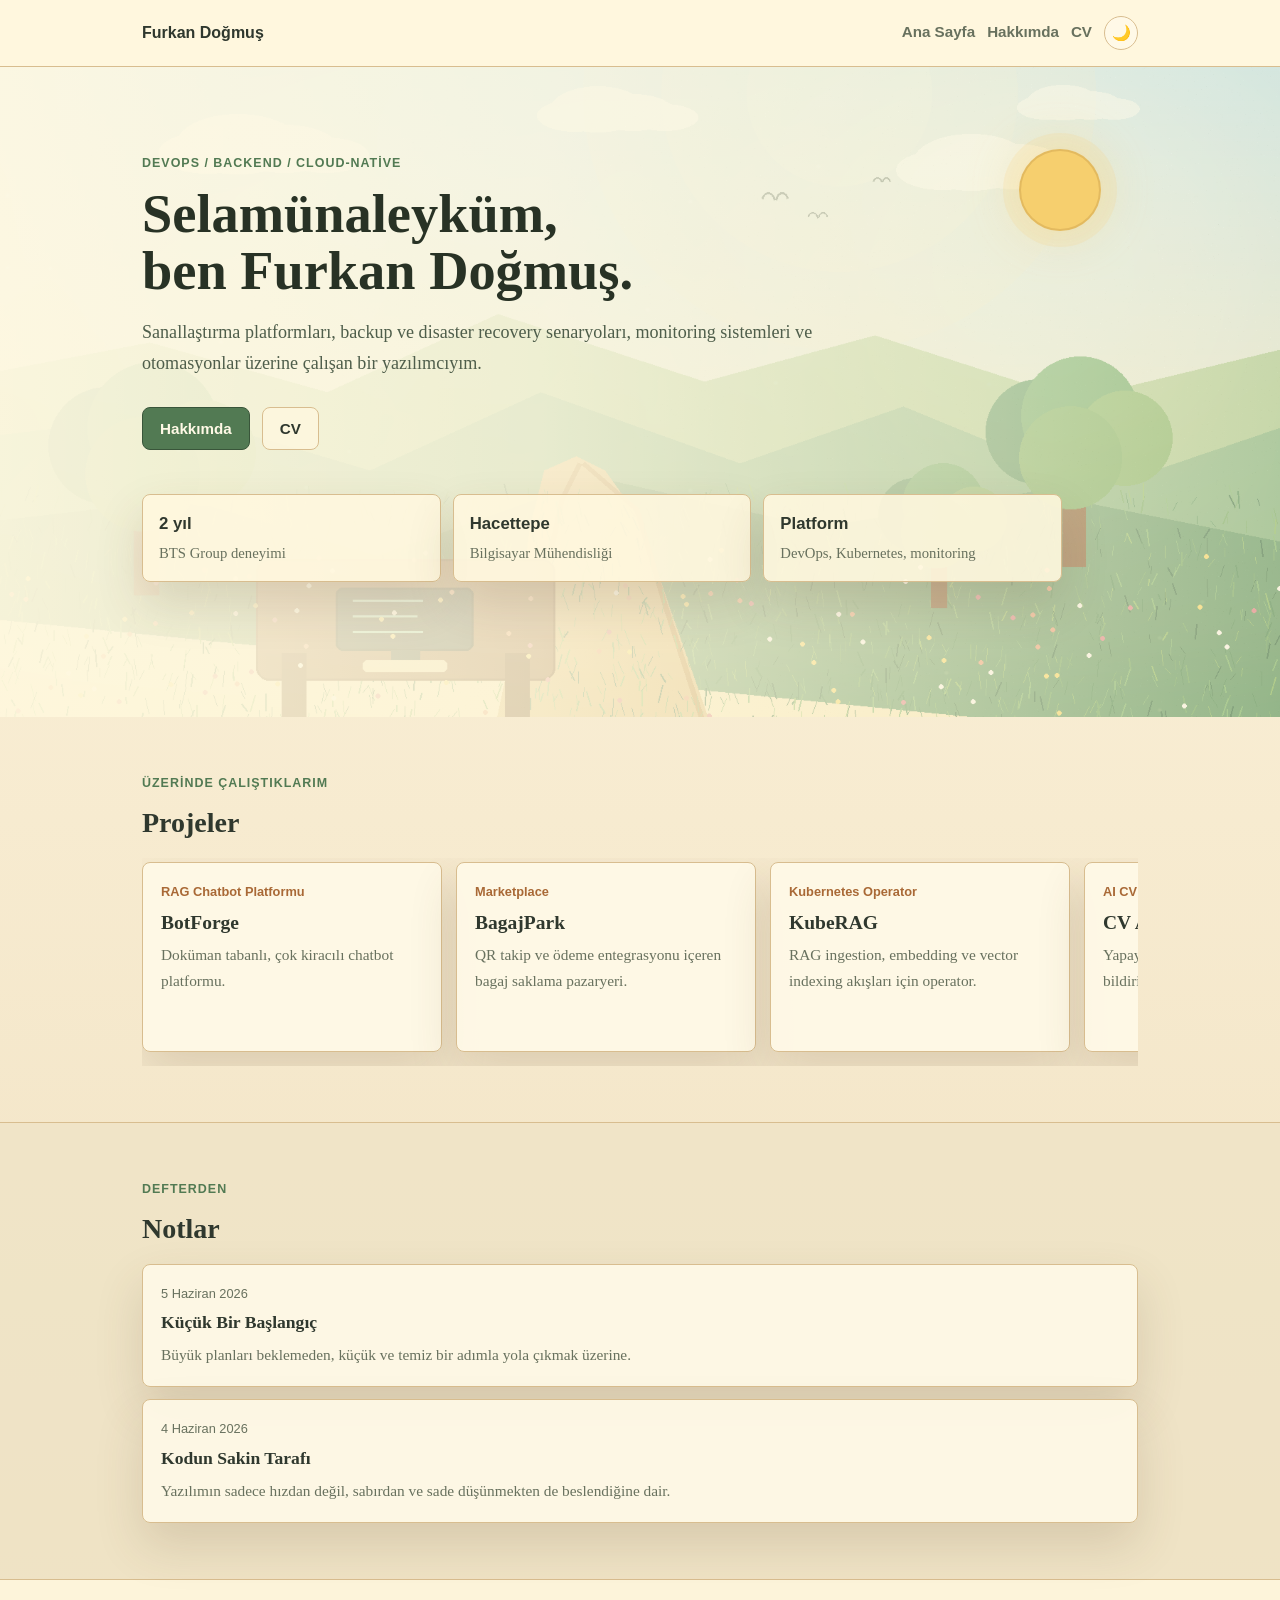
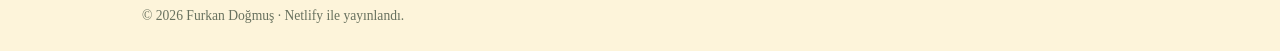
<file: index.html>
<!DOCTYPE html>
<html lang="tr">
<head>
  <meta charset="UTF-8" />
  <meta name="viewport" content="width=device-width, initial-scale=1.0" />
  <title>Furkan Doğmuş — Notlar</title>
  <meta name="description" content="Furkan Doğmuş'un yazılım, üretim ve öğrenme üzerine kişisel notları." />
  <meta property="og:title" content="Furkan Doğmuş — Notlar" />
  <meta property="og:description" content="Yazılım, üretim ve öğrenme üzerine kısa kişisel notlar." />
  <meta property="og:type" content="website" />
  <link rel="icon" href="data:image/svg+xml,<svg xmlns=%22http://www.w3.org/2000/svg%22 viewBox=%220 0 100 100%22><text y=%22.9em%22 font-size=%2290%22>✍️</text></svg>" />
  <link rel="stylesheet" href="/assets/css/style.css?v=20260626-webgl" />
</head>
<body>
  <header class="site-header">
    <div class="container header-inner">
      <a href="/" class="brand">Furkan Doğmuş</a>
      <nav class="nav">
        <a href="/">Ana Sayfa</a>
        <a href="/about.html">Hakkımda</a>
        <a href="/cv.html">CV</a>
        <button id="theme-toggle" class="theme-toggle" aria-label="Temayı değiştir">🌙</button>
      </nav>
    </div>
  </header>

  <main>
    <section class="home-hero">
      <canvas class="hero-webgl" id="hero-webgl" aria-hidden="true"></canvas>
      <div class="sky-scene" aria-hidden="true">
        <span class="sun-shape"></span>
        <span class="moon-shape"></span>
      </div>
      <div class="container hero-content">
        <p class="eyebrow">DevOps / Backend / Cloud-native</p>
        <h1>Selamünaleyküm, ben Furkan Doğmuş.</h1>
        <p class="lead">
          Sanallaştırma platformları, backup ve disaster recovery
          senaryoları, monitoring sistemleri ve otomasyonlar üzerine
          çalışan bir yazılımcıyım.
        </p>
        <div class="hero-actions" aria-label="Kısa bağlantılar">
          <a class="action-link action-primary" href="/about.html">Hakkımda</a>
          <a class="action-link action-secondary" href="/cv.html">CV</a>
        </div>
        <dl class="hero-facts" aria-label="Kısa özet">
          <div>
            <dt>2 yıl</dt>
            <dd>BTS Group deneyimi</dd>
          </div>
          <div>
            <dt>Hacettepe</dt>
            <dd>Bilgisayar Mühendisliği</dd>
          </div>
          <div>
            <dt>Platform</dt>
            <dd>DevOps, Kubernetes, monitoring</dd>
          </div>
        </dl>
      </div>
    </section>

    <section class="home-section">
      <div class="container">
        <div class="section-heading">
          <p class="eyebrow">Üzerinde çalıştıklarım</p>
          <h2>Projeler</h2>
        </div>
        <div class="project-slider" aria-label="Projeler" role="region">
          <div class="project-track">
            <a class="project-card" href="https://botforge.bagajpark.com" target="_blank" rel="noopener">
              <span class="project-kicker">RAG Chatbot Platformu</span>
              <strong>BotForge</strong>
              <span>Doküman tabanlı, çok kiracılı chatbot platformu.</span>
            </a>
            <a class="project-card" href="https://bagajpark.com" target="_blank" rel="noopener">
              <span class="project-kicker">Marketplace</span>
              <strong>BagajPark</strong>
              <span>QR takip ve ödeme entegrasyonu içeren bagaj saklama pazaryeri.</span>
            </a>
            <a class="project-card" href="https://github.com/furkandogmus/kuberag" target="_blank" rel="noopener">
              <span class="project-kicker">Kubernetes Operator</span>
              <strong>KubeRAG</strong>
              <span>RAG ingestion, embedding ve vector indexing akışları için operator.</span>
            </a>
            <a class="project-card" href="https://cv-analiz.netlify.app/" target="_blank" rel="noopener">
              <span class="project-kicker">AI CV Analiz Aracı</span>
              <strong>CV Analiz</strong>
              <span>Yapay zeka ile CV'leri analiz edip geri bildirim üreten web uygulaması.</span>
            </a>
            <a class="project-card" href="https://lingonews.netlify.app/" target="_blank" rel="noopener">
              <span class="project-kicker">Dil Öğrenme</span>
              <strong>LingoNews</strong>
              <span>Güncel haberlerle yabancı dil pratiği yapmayı sağlayan web uygulaması.</span>
            </a>
            <a class="project-card" href="https://botforge.bagajpark.com" target="_blank" rel="noopener" aria-hidden="true" tabindex="-1">
              <span class="project-kicker">RAG Chatbot Platformu</span>
              <strong>BotForge</strong>
              <span>Doküman tabanlı, çok kiracılı chatbot platformu.</span>
            </a>
            <a class="project-card" href="https://bagajpark.com" target="_blank" rel="noopener" aria-hidden="true" tabindex="-1">
              <span class="project-kicker">Marketplace</span>
              <strong>BagajPark</strong>
              <span>QR takip ve ödeme entegrasyonu içeren bagaj saklama pazaryeri.</span>
            </a>
            <a class="project-card" href="https://github.com/furkandogmus/kuberag" target="_blank" rel="noopener" aria-hidden="true" tabindex="-1">
              <span class="project-kicker">Kubernetes Operator</span>
              <strong>KubeRAG</strong>
              <span>RAG ingestion, embedding ve vector indexing akışları için operator.</span>
            </a>
            <a class="project-card" href="https://cv-analiz.netlify.app/" target="_blank" rel="noopener" aria-hidden="true" tabindex="-1">
              <span class="project-kicker">AI CV Analiz Aracı</span>
              <strong>CV Analiz</strong>
              <span>Yapay zeka ile CV'leri analiz edip geri bildirim üreten web uygulaması.</span>
            </a>
            <a class="project-card" href="https://lingonews.netlify.app/" target="_blank" rel="noopener" aria-hidden="true" tabindex="-1">
              <span class="project-kicker">Dil Öğrenme</span>
              <strong>LingoNews</strong>
              <span>Güncel haberlerle yabancı dil pratiği yapmayı sağlayan web uygulaması.</span>
            </a>
          </div>
        </div>
      </div>
    </section>

    <section class="home-section posts-section">
      <div class="container">
        <div class="section-heading">
          <p class="eyebrow">Defterden</p>
          <h2>Notlar</h2>
        </div>
        <ul class="post-list" id="post-list"><!-- JS ile doldurulur --></ul>
      </div>
    </section>
  </main>

  <footer class="site-footer">
    <div class="container">
      <p>© <span id="year"></span> Furkan Doğmuş · Netlify ile yayınlandı.</p>
    </div>
  </footer>

  <script src="/assets/js/posts.js"></script>
  <script src="/assets/js/main.js?v=20260626-webgl"></script>
  <script>
    // Ana sayfada yazı listesini oluştur
    (function () {
      const list = document.getElementById("post-list");
      if (!list || !window.POSTS) return;
      window.POSTS.forEach((post) => {
        const li = document.createElement("li");
        li.className = "post-item";
        li.innerHTML = `
          <a href="${post.url}" class="post-link">
            <span class="post-date">${post.date}</span>
            <span class="post-title">${post.title}</span>
            <span class="post-excerpt">${post.excerpt}</span>
          </a>`;
        list.appendChild(li);
      });
    })();
  </script>
</body>
</html>
</file>
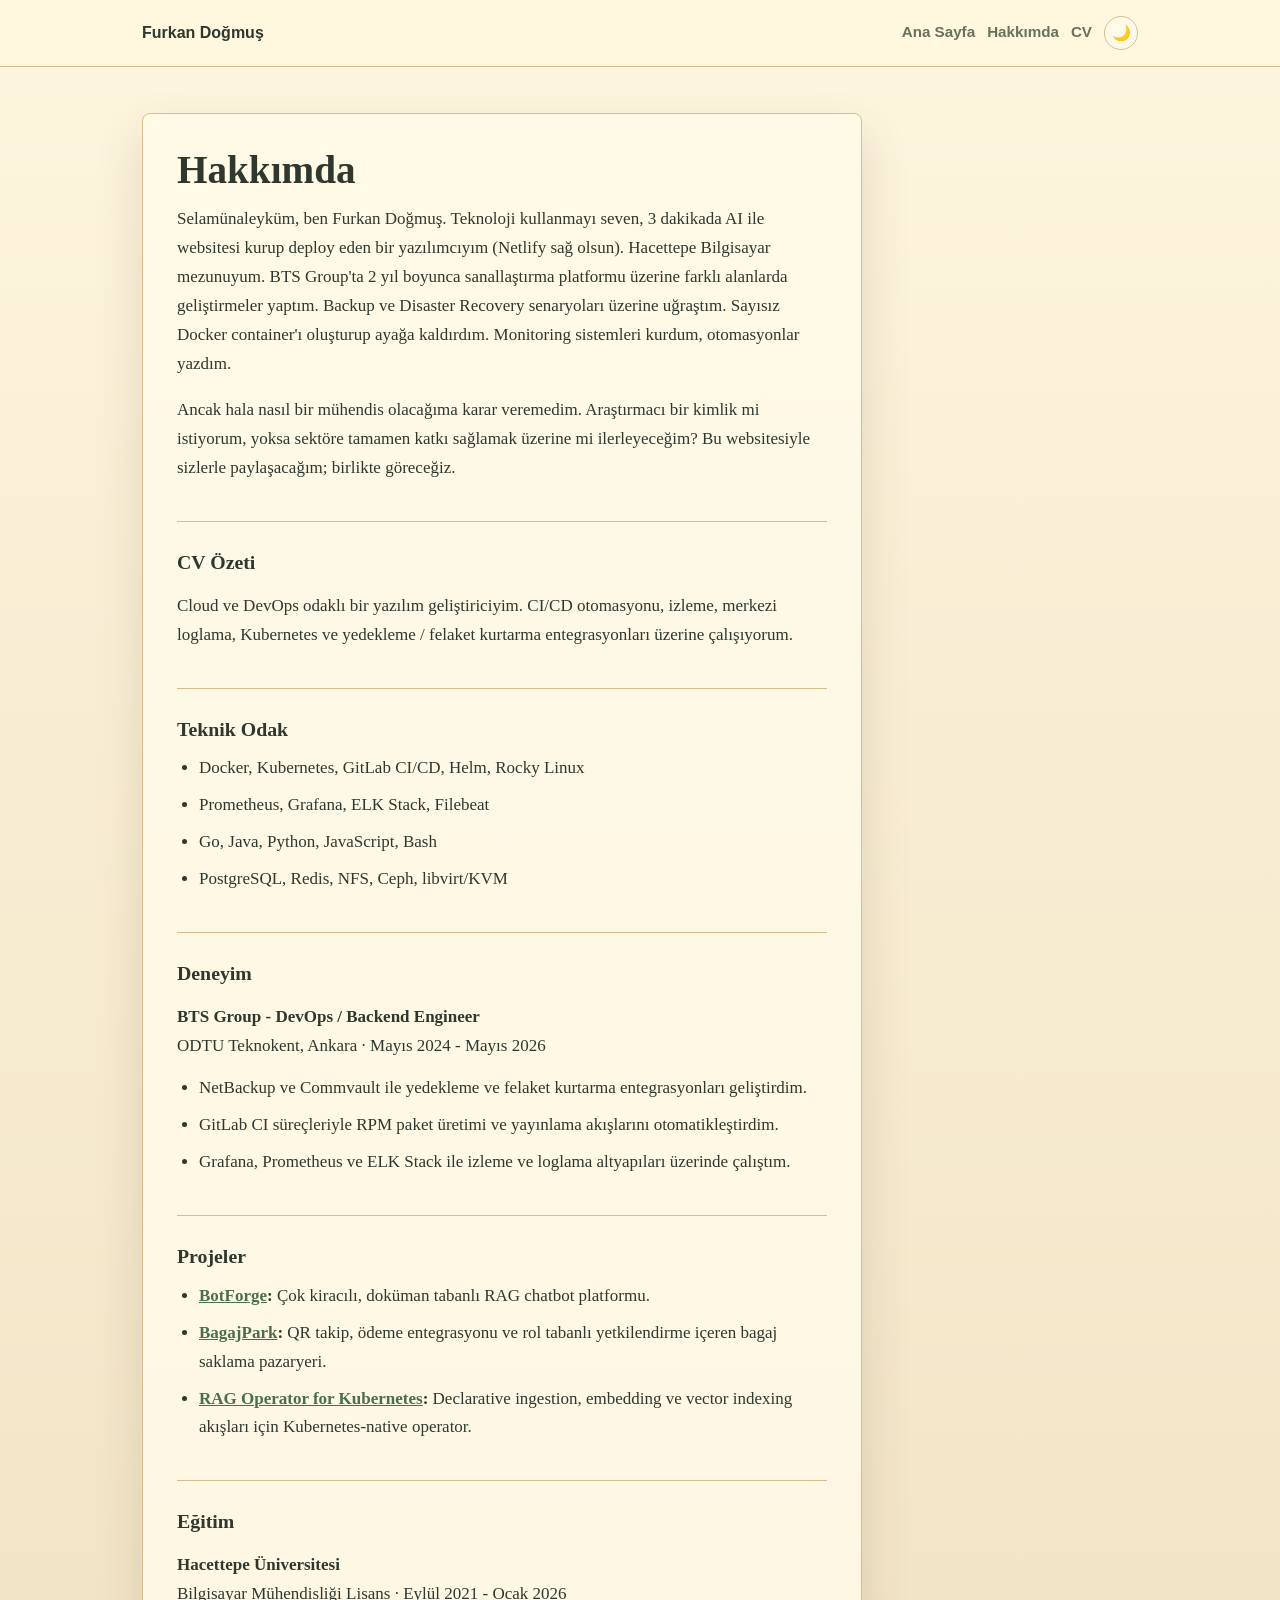
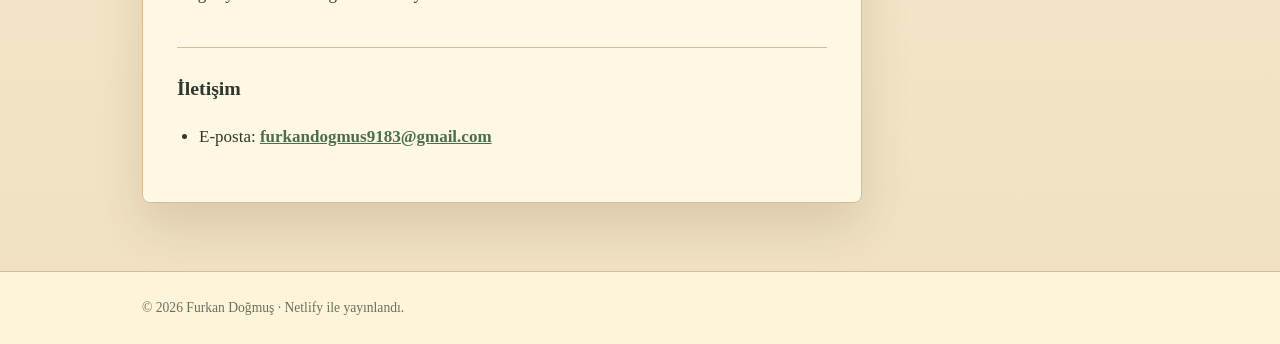
<file: about.html>
<!DOCTYPE html>
<html lang="tr">
<head>
  <meta charset="UTF-8" />
  <meta name="viewport" content="width=device-width, initial-scale=1.0" />
  <title>Hakkımda — Furkan Doğmuş</title>
  <meta name="description" content="Furkan Doğmuş hakkında kısa not, deneyim ve proje bilgileri." />
  <link rel="icon" href="data:image/svg+xml,<svg xmlns=%22http://www.w3.org/2000/svg%22 viewBox=%220 0 100 100%22><text y=%22.9em%22 font-size=%2290%22>✍️</text></svg>" />
  <link rel="stylesheet" href="/assets/css/style.css?v=20260626-webgl" />
</head>
<body>
  <header class="site-header">
    <div class="container header-inner">
      <a href="/" class="brand">Furkan Doğmuş</a>
      <nav class="nav">
        <a href="/">Ana Sayfa</a>
        <a href="/about.html">Hakkımda</a>
        <a href="/cv.html">CV</a>
        <button id="theme-toggle" class="theme-toggle" aria-label="Temayı değiştir">🌙</button>
      </nav>
    </div>
  </header>

  <main class="container">
    <article class="prose">
      <h1>Hakkımda</h1>
      <p>
        Selamünaleyküm, ben Furkan Doğmuş. Teknoloji kullanmayı seven,
        3 dakikada AI ile websitesi kurup deploy eden bir yazılımcıyım
        (Netlify sağ olsun). Hacettepe Bilgisayar mezunuyum. BTS Group'ta
        2 yıl boyunca sanallaştırma platformu üzerine farklı alanlarda
        geliştirmeler yaptım. Backup ve Disaster Recovery senaryoları
        üzerine uğraştım. Sayısız Docker container'ı oluşturup ayağa
        kaldırdım. Monitoring sistemleri kurdum, otomasyonlar yazdım.
      </p>
      <p>
        Ancak hala nasıl bir mühendis olacağıma karar veremedim.
        Araştırmacı bir kimlik mi istiyorum, yoksa sektöre tamamen katkı
        sağlamak üzerine mi ilerleyeceğim? Bu websitesiyle sizlerle
        paylaşacağım; birlikte göreceğiz.
      </p>

      <h2>CV Özeti</h2>
      <p>
        Cloud ve DevOps odaklı bir yazılım geliştiriciyim. CI/CD
        otomasyonu, izleme, merkezi loglama, Kubernetes ve yedekleme /
        felaket kurtarma entegrasyonları üzerine çalışıyorum.
      </p>

      <h2>Teknik Odak</h2>
      <ul class="compact-list">
        <li>Docker, Kubernetes, GitLab CI/CD, Helm, Rocky Linux</li>
        <li>Prometheus, Grafana, ELK Stack, Filebeat</li>
        <li>Go, Java, Python, JavaScript, Bash</li>
        <li>PostgreSQL, Redis, NFS, Ceph, libvirt/KVM</li>
      </ul>

      <h2>Deneyim</h2>
      <p>
        <strong>BTS Group - DevOps / Backend Engineer</strong><br />
        ODTU Teknokent, Ankara · Mayıs 2024 - Mayıs 2026
      </p>
      <ul class="compact-list">
        <li>NetBackup ve Commvault ile yedekleme ve felaket kurtarma entegrasyonları geliştirdim.</li>
        <li>GitLab CI süreçleriyle RPM paket üretimi ve yayınlama akışlarını otomatikleştirdim.</li>
        <li>Grafana, Prometheus ve ELK Stack ile izleme ve loglama altyapıları üzerinde çalıştım.</li>
      </ul>

      <h2>Projeler</h2>
      <ul class="compact-list">
        <li>
          <strong><a href="https://botforge.bagajpark.com" target="_blank" rel="noopener">BotForge</a>:</strong>
          Çok kiracılı, doküman tabanlı RAG chatbot platformu.
        </li>
        <li>
          <strong><a href="https://bagajpark.com" target="_blank" rel="noopener">BagajPark</a>:</strong>
          QR takip, ödeme entegrasyonu ve rol tabanlı yetkilendirme içeren bagaj saklama pazaryeri.
        </li>
        <li>
          <strong><a href="https://github.com/furkandogmus/kuberag" target="_blank" rel="noopener">RAG Operator for Kubernetes</a>:</strong>
          Declarative ingestion, embedding ve vector indexing akışları için Kubernetes-native operator.
        </li>
      </ul>

      <h2>Eğitim</h2>
      <p>
        <strong>Hacettepe Üniversitesi</strong><br />
        Bilgisayar Mühendisliği Lisans · Eylül 2021 - Ocak 2026
      </p>

      <h2>İletişim</h2>
      <ul>
        <li>E-posta: <a href="mailto:furkandogmus9183@gmail.com">furkandogmus9183@gmail.com</a></li>
      </ul>
    </article>
  </main>

  <footer class="site-footer">
    <div class="container">
      <p>© <span id="year"></span> Furkan Doğmuş · Netlify ile yayınlandı.</p>
    </div>
  </footer>

  <script src="/assets/js/main.js?v=20260626-webgl"></script>
</body>
</html>
</file>
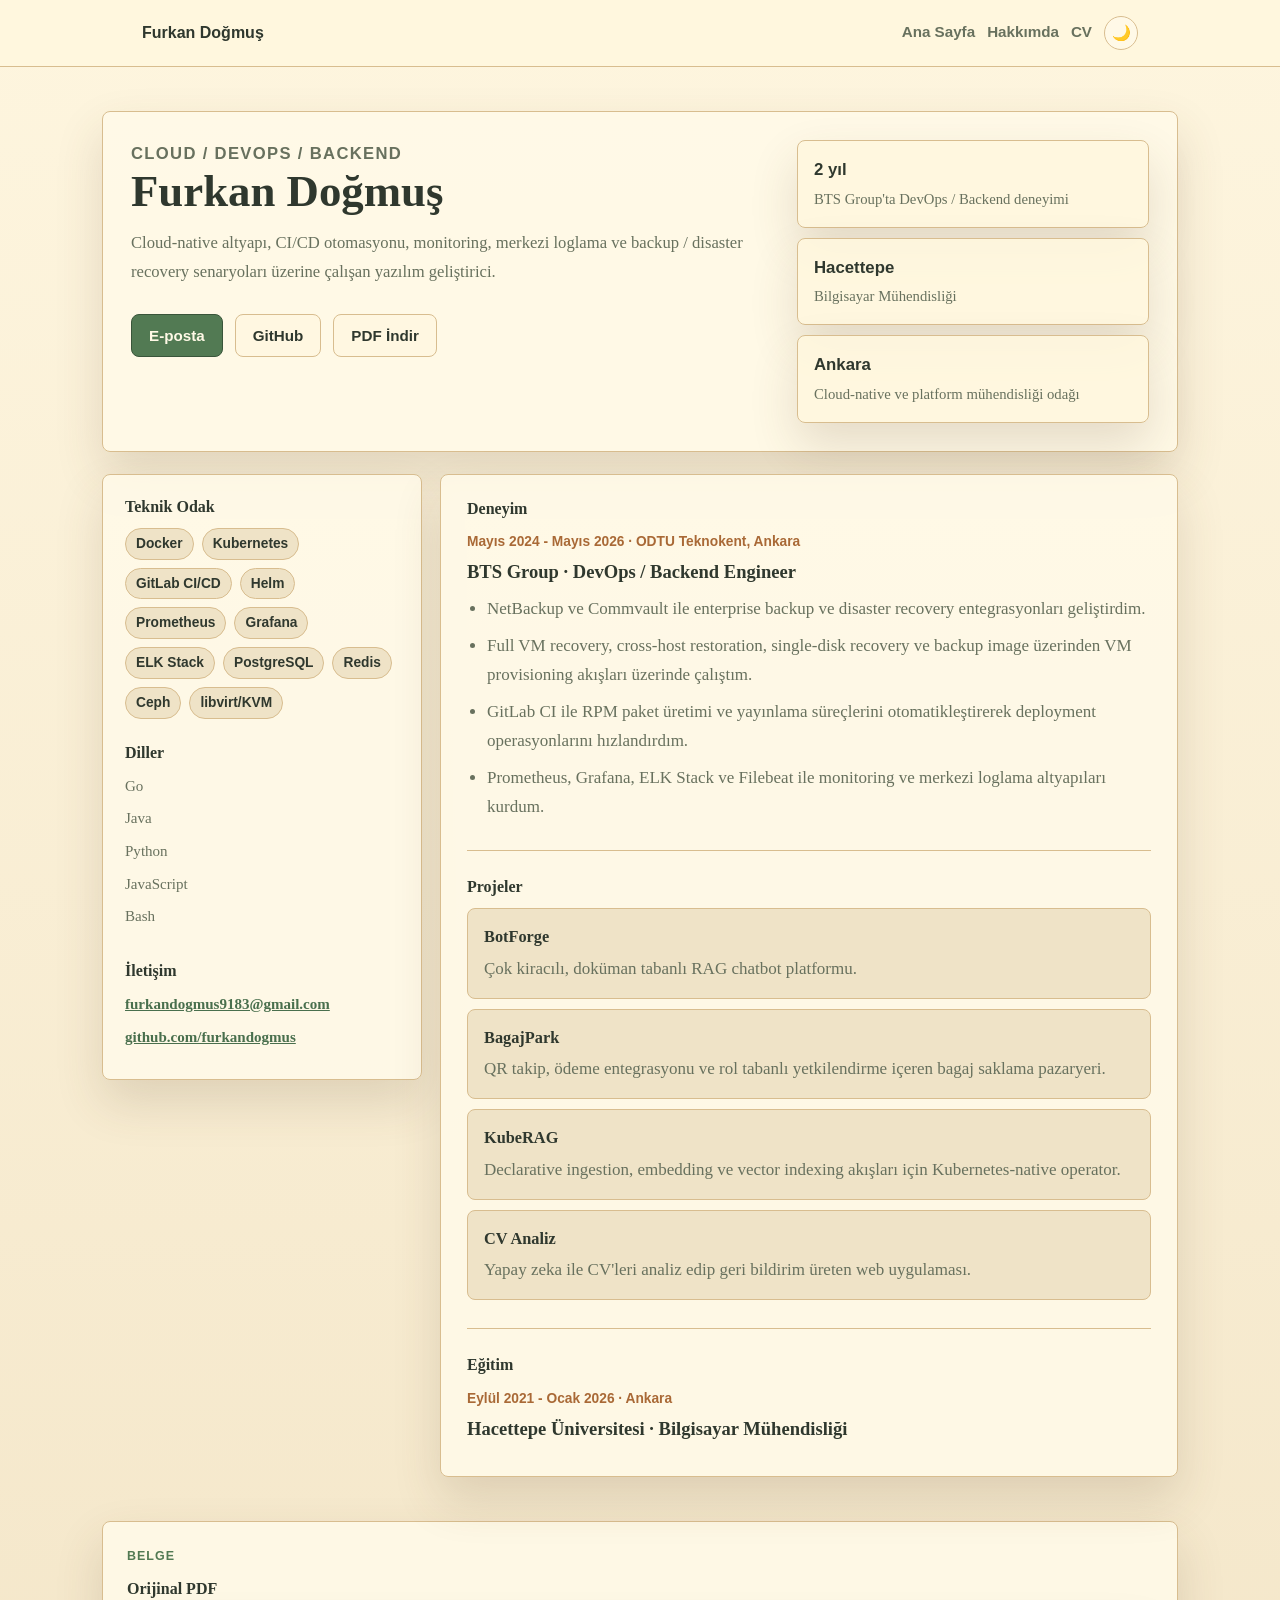
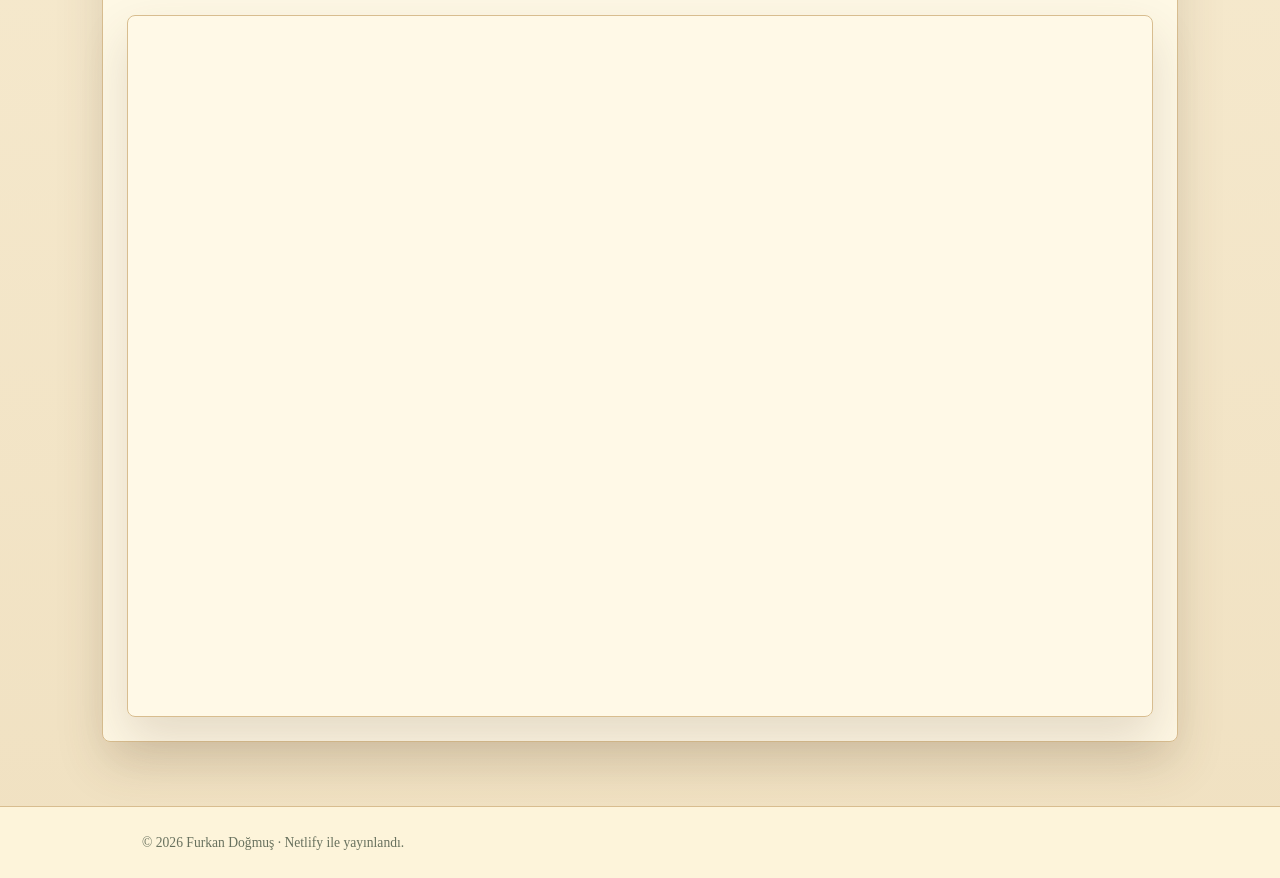
<file: cv.html>
<!DOCTYPE html>
<html lang="tr">
<head>
  <meta charset="UTF-8" />
  <meta name="viewport" content="width=device-width, initial-scale=1.0" />
  <title>CV — Furkan Doğmuş</title>
  <meta name="description" content="Furkan Doğmuş CV." />
  <link rel="icon" href="data:image/svg+xml,<svg xmlns=%22http://www.w3.org/2000/svg%22 viewBox=%220 0 100 100%22><text y=%22.9em%22 font-size=%2290%22>✍️</text></svg>" />
  <link rel="stylesheet" href="/assets/css/style.css?v=20260626-webgl" />
</head>
<body>
  <header class="site-header">
    <div class="container header-inner">
      <a href="/" class="brand">Furkan Doğmuş</a>
      <nav class="nav">
        <a href="/">Ana Sayfa</a>
        <a href="/about.html">Hakkımda</a>
        <a href="/cv.html">CV</a>
        <button id="theme-toggle" class="theme-toggle" aria-label="Temayı değiştir">🌙</button>
      </nav>
    </div>
  </header>

  <main class="container cv-container">
    <section class="cv-hero-panel">
      <div>
        <p class="eyebrow">Cloud / DevOps / Backend</p>
        <h1>Furkan Doğmuş</h1>
        <p>
          Cloud-native altyapı, CI/CD otomasyonu, monitoring, merkezi
          loglama ve backup / disaster recovery senaryoları üzerine
          çalışan yazılım geliştirici.
        </p>
        <div class="cv-actions">
          <a class="action-link action-primary" href="mailto:furkandogmus9183@gmail.com">E-posta</a>
          <a class="action-link action-secondary" href="https://github.com/furkandogmus" target="_blank" rel="noopener">GitHub</a>
          <a class="action-link action-secondary" href="/assets/files/furkan-dogmus-cv.pdf" download>PDF İndir</a>
        </div>
      </div>
      <dl class="cv-stats" aria-label="CV özeti">
        <div>
          <dt>2 yıl</dt>
          <dd>BTS Group'ta DevOps / Backend deneyimi</dd>
        </div>
        <div>
          <dt>Hacettepe</dt>
          <dd>Bilgisayar Mühendisliği</dd>
        </div>
        <div>
          <dt>Ankara</dt>
          <dd>Cloud-native ve platform mühendisliği odağı</dd>
        </div>
      </dl>
    </section>

    <section class="resume-layout" aria-label="CV detayları">
      <aside class="resume-sidebar">
        <section>
          <h2>Teknik Odak</h2>
          <ul class="skill-cloud">
            <li>Docker</li>
            <li>Kubernetes</li>
            <li>GitLab CI/CD</li>
            <li>Helm</li>
            <li>Prometheus</li>
            <li>Grafana</li>
            <li>ELK Stack</li>
            <li>PostgreSQL</li>
            <li>Redis</li>
            <li>Ceph</li>
            <li>libvirt/KVM</li>
          </ul>
        </section>

        <section>
          <h2>Diller</h2>
          <ul class="plain-list">
            <li>Go</li>
            <li>Java</li>
            <li>Python</li>
            <li>JavaScript</li>
            <li>Bash</li>
          </ul>
        </section>

        <section>
          <h2>İletişim</h2>
          <ul class="plain-list">
            <li><a href="mailto:furkandogmus9183@gmail.com">furkandogmus9183@gmail.com</a></li>
            <li><a href="https://github.com/furkandogmus" target="_blank" rel="noopener">github.com/furkandogmus</a></li>
          </ul>
        </section>
      </aside>

      <div class="resume-main">
        <section class="resume-section">
          <h2>Deneyim</h2>
          <article class="timeline-item">
            <div class="timeline-meta">Mayıs 2024 - Mayıs 2026 · ODTU Teknokent, Ankara</div>
            <h3>BTS Group · DevOps / Backend Engineer</h3>
            <ul>
              <li>NetBackup ve Commvault ile enterprise backup ve disaster recovery entegrasyonları geliştirdim.</li>
              <li>Full VM recovery, cross-host restoration, single-disk recovery ve backup image üzerinden VM provisioning akışları üzerinde çalıştım.</li>
              <li>GitLab CI ile RPM paket üretimi ve yayınlama süreçlerini otomatikleştirerek deployment operasyonlarını hızlandırdım.</li>
              <li>Prometheus, Grafana, ELK Stack ve Filebeat ile monitoring ve merkezi loglama altyapıları kurdum.</li>
            </ul>
          </article>
        </section>

        <section class="resume-section">
          <h2>Projeler</h2>
          <div class="resume-projects">
            <a href="https://botforge.bagajpark.com" target="_blank" rel="noopener">
              <span>BotForge</span>
              Çok kiracılı, doküman tabanlı RAG chatbot platformu.
            </a>
            <a href="https://bagajpark.com" target="_blank" rel="noopener">
              <span>BagajPark</span>
              QR takip, ödeme entegrasyonu ve rol tabanlı yetkilendirme içeren bagaj saklama pazaryeri.
            </a>
            <a href="https://github.com/furkandogmus/kuberag" target="_blank" rel="noopener">
              <span>KubeRAG</span>
              Declarative ingestion, embedding ve vector indexing akışları için Kubernetes-native operator.
            </a>
            <a href="https://cv-analiz.netlify.app/" target="_blank" rel="noopener">
              <span>CV Analiz</span>
              Yapay zeka ile CV'leri analiz edip geri bildirim üreten web uygulaması.
            </a>
          </div>
        </section>

        <section class="resume-section">
          <h2>Eğitim</h2>
          <article class="timeline-item">
            <div class="timeline-meta">Eylül 2021 - Ocak 2026 · Ankara</div>
            <h3>Hacettepe Üniversitesi · Bilgisayar Mühendisliği</h3>
          </article>
        </section>
      </div>
    </section>

    <section class="pdf-section" aria-label="Orijinal PDF">
      <div class="section-heading">
        <p class="eyebrow">Belge</p>
        <h2>Orijinal PDF</h2>
      </div>
      <div class="cv-embed">
        <iframe
          src="/assets/files/furkan-dogmus-cv.pdf"
          title="Furkan Doğmuş CV"
        ></iframe>
      </div>
    </section>
  </main>

  <footer class="site-footer">
    <div class="container">
      <p>© <span id="year"></span> Furkan Doğmuş · Netlify ile yayınlandı.</p>
    </div>
  </footer>

  <script src="/assets/js/main.js?v=20260626-webgl"></script>
</body>
</html>
</file>
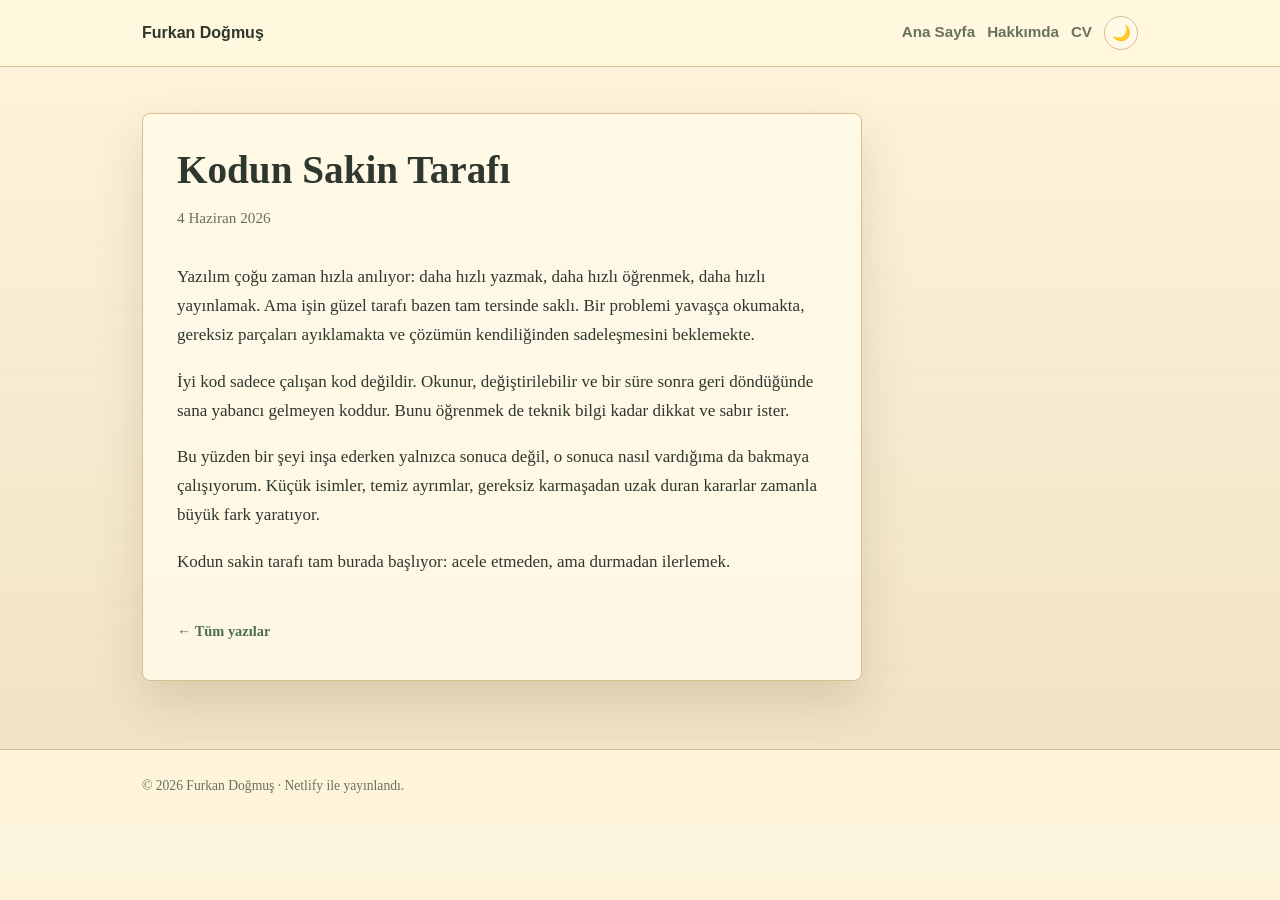
<file: posts/kodun-sakin-tarafi.html>
<!DOCTYPE html>
<html lang="tr">
<head>
  <meta charset="UTF-8" />
  <meta name="viewport" content="width=device-width, initial-scale=1.0" />
  <title>Kodun Sakin Tarafı — Furkan Doğmuş</title>
  <meta name="description" content="Yazılımın sadece hızdan değil, sabırdan ve sade düşünmekten de beslendiğine dair." />
  <link rel="icon" href="data:image/svg+xml,<svg xmlns=%22http://www.w3.org/2000/svg%22 viewBox=%220 0 100 100%22><text y=%22.9em%22 font-size=%2290%22>✍️</text></svg>" />
  <link rel="stylesheet" href="/assets/css/style.css" />
</head>
<body>
  <header class="site-header">
    <div class="container header-inner">
      <a href="/" class="brand">Furkan Doğmuş</a>
      <nav class="nav">
        <a href="/">Ana Sayfa</a>
        <a href="/about.html">Hakkımda</a>
        <a href="/cv.html">CV</a>
        <button id="theme-toggle" class="theme-toggle" aria-label="Temayı değiştir">🌙</button>
      </nav>
    </div>
  </header>

  <main class="container">
    <article class="prose">
      <h1>Kodun Sakin Tarafı</h1>
      <p class="post-meta">4 Haziran 2026</p>

      <p>
        Yazılım çoğu zaman hızla anılıyor: daha hızlı yazmak, daha hızlı
        öğrenmek, daha hızlı yayınlamak. Ama işin güzel tarafı bazen
        tam tersinde saklı. Bir problemi yavaşça okumakta, gereksiz
        parçaları ayıklamakta ve çözümün kendiliğinden sadeleşmesini
        beklemekte.
      </p>
      <p>
        İyi kod sadece çalışan kod değildir. Okunur, değiştirilebilir ve
        bir süre sonra geri döndüğünde sana yabancı gelmeyen koddur.
        Bunu öğrenmek de teknik bilgi kadar dikkat ve sabır ister.
      </p>
      <p>
        Bu yüzden bir şeyi inşa ederken yalnızca sonuca değil, o sonuca
        nasıl vardığıma da bakmaya çalışıyorum. Küçük isimler, temiz
        ayrımlar, gereksiz karmaşadan uzak duran kararlar zamanla büyük
        fark yaratıyor.
      </p>
      <p>
        Kodun sakin tarafı tam burada başlıyor: acele etmeden, ama
        durmadan ilerlemek.
      </p>

      <a href="/" class="back-link">← Tüm yazılar</a>
    </article>
  </main>

  <footer class="site-footer">
    <div class="container">
      <p>© <span id="year"></span> Furkan Doğmuş · Netlify ile yayınlandı.</p>
    </div>
  </footer>

  <script src="/assets/js/main.js"></script>
</body>
</html>
</file>
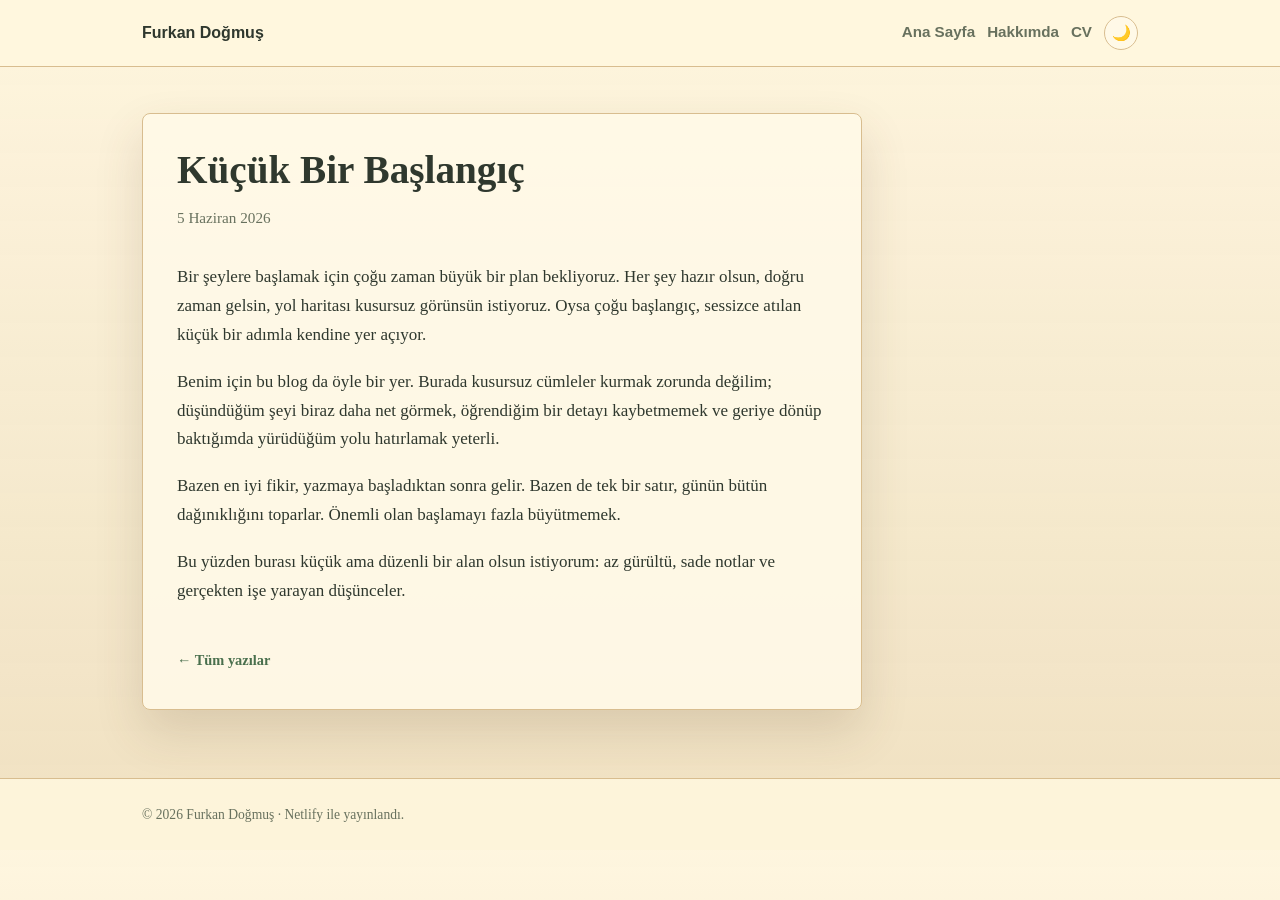
<file: posts/kucuk-bir-baslangic.html>
<!DOCTYPE html>
<html lang="tr">
<head>
  <meta charset="UTF-8" />
  <meta name="viewport" content="width=device-width, initial-scale=1.0" />
  <title>Küçük Bir Başlangıç — Furkan Doğmuş</title>
  <meta name="description" content="Büyük planları beklemeden, küçük ve temiz bir adımla yola çıkmak üzerine." />
  <link rel="icon" href="data:image/svg+xml,<svg xmlns=%22http://www.w3.org/2000/svg%22 viewBox=%220 0 100 100%22><text y=%22.9em%22 font-size=%2290%22>✍️</text></svg>" />
  <link rel="stylesheet" href="/assets/css/style.css" />
</head>
<body>
  <header class="site-header">
    <div class="container header-inner">
      <a href="/" class="brand">Furkan Doğmuş</a>
      <nav class="nav">
        <a href="/">Ana Sayfa</a>
        <a href="/about.html">Hakkımda</a>
        <a href="/cv.html">CV</a>
        <button id="theme-toggle" class="theme-toggle" aria-label="Temayı değiştir">🌙</button>
      </nav>
    </div>
  </header>

  <main class="container">
    <article class="prose">
      <h1>Küçük Bir Başlangıç</h1>
      <p class="post-meta">5 Haziran 2026</p>

      <p>
        Bir şeylere başlamak için çoğu zaman büyük bir plan bekliyoruz.
        Her şey hazır olsun, doğru zaman gelsin, yol haritası kusursuz
        görünsün istiyoruz. Oysa çoğu başlangıç, sessizce atılan küçük
        bir adımla kendine yer açıyor.
      </p>
      <p>
        Benim için bu blog da öyle bir yer. Burada kusursuz cümleler
        kurmak zorunda değilim; düşündüğüm şeyi biraz daha net görmek,
        öğrendiğim bir detayı kaybetmemek ve geriye dönüp baktığımda
        yürüdüğüm yolu hatırlamak yeterli.
      </p>
      <p>
        Bazen en iyi fikir, yazmaya başladıktan sonra gelir. Bazen de
        tek bir satır, günün bütün dağınıklığını toparlar. Önemli olan
        başlamayı fazla büyütmemek.
      </p>
      <p>
        Bu yüzden burası küçük ama düzenli bir alan olsun istiyorum:
        az gürültü, sade notlar ve gerçekten işe yarayan düşünceler.
      </p>

      <a href="/" class="back-link">← Tüm yazılar</a>
    </article>
  </main>

  <footer class="site-footer">
    <div class="container">
      <p>© <span id="year"></span> Furkan Doğmuş · Netlify ile yayınlandı.</p>
    </div>
  </footer>

  <script src="/assets/js/main.js"></script>
</body>
</html>
</file>
<file: assets/css/style.css>
:root {
  --bg: #f8edd7;
  --fg: #2f382e;
  --muted: #68715e;
  --surface: rgba(255, 250, 232, 0.9);
  --surface-strong: #fff7df;
  --surface-soft: #efe3c7;
  --border: #d8bd8f;
  --link: #496f4d;
  --accent: #527a53;
  --accent-warm: #a96936;
  --accent-red: #b95d55;
  --shadow: 0 22px 48px rgba(93, 70, 42, 0.16);
  --max: 1040px;
  --content: 720px;
}

html[data-theme="dark"] {
  --bg: #24322a;
  --fg: #f4ecd6;
  --muted: #c2bea8;
  --surface: rgba(46, 61, 48, 0.9);
  --surface-strong: #334536;
  --surface-soft: #26382f;
  --border: #66765f;
  --link: #d5c57b;
  --accent: #b7d38b;
  --accent-warm: #e1a763;
  --accent-red: #e58f7b;
  --shadow: 0 22px 52px rgba(0, 0, 0, 0.25);
}

* { box-sizing: border-box; }

html { -webkit-text-size-adjust: 100%; }

body {
  margin: 0;
  background:
    linear-gradient(180deg, rgba(255, 247, 224, 0.82), rgba(237, 220, 185, 0.72)),
    var(--bg);
  color: var(--fg);
  font-family: Georgia, "Times New Roman", serif;
  font-size: 17px;
  line-height: 1.7;
  -webkit-font-smoothing: antialiased;
}

html[data-theme="dark"] body {
  background:
    linear-gradient(180deg, rgba(35, 48, 41, 0.95), rgba(28, 39, 34, 0.98)),
    var(--bg);
}

a { color: inherit; }

.container {
  max-width: var(--max);
  margin: 0 auto;
  padding: 0 22px;
}

.site-header {
  background: color-mix(in srgb, var(--surface-strong) 88%, transparent);
  border-bottom: 1px solid var(--border);
  position: sticky;
  top: 0;
  z-index: 10;
  backdrop-filter: blur(10px);
}

.header-inner {
  display: flex;
  flex-wrap: wrap;
  align-items: center;
  justify-content: space-between;
  gap: 10px 18px;
  padding-top: 16px;
  padding-bottom: 16px;
}

.brand {
  color: var(--fg);
  font-family: -apple-system, BlinkMacSystemFont, "Segoe UI", sans-serif;
  font-size: 1rem;
  font-weight: 800;
  text-decoration: none;
}

.nav {
  display: flex;
  flex-wrap: wrap;
  align-items: center;
  justify-content: flex-end;
  gap: 12px;
}

.nav a {
  border-bottom: 2px solid transparent;
  color: var(--muted);
  font-family: -apple-system, BlinkMacSystemFont, "Segoe UI", sans-serif;
  font-size: 0.95rem;
  font-weight: 650;
  text-decoration: none;
}

.nav a:hover {
  border-bottom-color: var(--accent-warm);
  color: var(--fg);
}

.theme-toggle {
  align-items: center;
  background: var(--surface);
  border: 1px solid var(--border);
  border-radius: 999px;
  color: var(--fg);
  cursor: pointer;
  display: inline-flex;
  font-size: 0.95rem;
  height: 34px;
  justify-content: center;
  line-height: 1;
  padding: 0;
  width: 34px;
}

.home-hero {
  background-color: #eef0d4;
  background-image:
    linear-gradient(90deg, rgba(255, 247, 222, 0.92), rgba(255, 247, 222, 0.76) 42%, rgba(255, 247, 222, 0.22)),
    url("/assets/images/meadow-workshop.png");
  background-position: center;
  background-size: cover;
  color: #283225;
  min-height: 650px;
  padding: 86px 0 70px;
  position: relative;
  overflow: hidden;
}

html[data-theme="dark"] .home-hero {
  background-image:
    linear-gradient(90deg, rgba(31, 44, 36, 0.64), rgba(31, 44, 36, 0.5) 44%, rgba(31, 44, 36, 0.16)),
    url("/assets/images/meadow-workshop.png");
  color: var(--fg);
}

.hero-content {
  max-width: var(--max);
  position: relative;
  z-index: 2;
}

.hero-webgl {
  display: block;
  height: 100%;
  inset: 0;
  mix-blend-mode: soft-light;
  opacity: 0.72;
  pointer-events: none;
  position: absolute;
  width: 100%;
  z-index: 0;
}

html[data-theme="dark"] .hero-webgl {
  mix-blend-mode: screen;
  opacity: 0.42;
}

.sky-scene {
  inset: 0;
  pointer-events: none;
  position: absolute;
  z-index: 1;
}

.sun-shape,
.moon-shape {
  position: absolute;
  transform: translate3d(0, 20px, 0);
  opacity: 0;
}

.sun-shape {
  animation: sky-arrive 1.8s ease-out 0.15s forwards, sun-breathe 8s ease-in-out 2s infinite;
  background: #f6cf6e;
  border: 2px solid rgba(161, 112, 42, 0.22);
  border-radius: 50%;
  box-shadow: 0 0 0 16px rgba(246, 207, 110, 0.16), 0 0 52px rgba(246, 207, 110, 0.42);
  height: 82px;
  right: clamp(34px, 14vw, 210px);
  top: 82px;
  width: 82px;
}

.moon-shape {
  animation: sky-arrive 2.1s ease-out 0.55s forwards, moon-drift 9s ease-in-out 2.6s infinite;
  background: #fff3c6;
  border-radius: 50%;
  box-shadow: inset -15px 4px 0 #d8dfc2, 0 0 28px rgba(255, 243, 198, 0.36);
  height: 54px;
  right: clamp(20px, 7vw, 118px);
  top: 175px;
  width: 54px;
}

html[data-theme="light"] .moon-shape {
  display: none;
}

html[data-theme="dark"] .sun-shape {
  display: none;
}

html[data-theme="dark"] .moon-shape {
  display: block;
}

@keyframes sky-arrive {
  from {
    opacity: 0;
    transform: translate3d(0, 22px, 0) scale(0.96);
  }
  to {
    opacity: 1;
    transform: translate3d(0, 0, 0) scale(1);
  }
}

@keyframes sun-breathe {
  0%, 100% { transform: translate3d(0, 0, 0) scale(1); }
  50% { transform: translate3d(0, -8px, 0) scale(1.025); }
}

@keyframes moon-drift {
  0%, 100% { transform: translate3d(0, 0, 0); }
  50% { transform: translate3d(-10px, 8px, 0); }
}

.eyebrow {
  color: var(--accent);
  font-family: -apple-system, BlinkMacSystemFont, "Segoe UI", sans-serif;
  font-size: 0.78rem;
  font-weight: 850;
  letter-spacing: 0.08em;
  margin: 0 0 12px;
  text-transform: uppercase;
}

.home-hero h1 {
  font-size: 3.4rem;
  letter-spacing: 0;
  line-height: 1.04;
  margin: 0;
  max-width: 780px;
  text-wrap: balance;
}

.lead {
  color: var(--muted);
  margin: 0;
}

.home-hero .lead {
  color: #4f5e4b;
  font-size: 1.13rem;
  margin-top: 18px;
  max-width: 690px;
}

html[data-theme="dark"] .home-hero .lead {
  color: #ddd9c4;
}

.hero-actions,
.cv-actions {
  display: flex;
  flex-wrap: wrap;
  gap: 12px;
  margin-top: 28px;
}

.action-link {
  border-radius: 8px;
  display: inline-flex;
  font-family: -apple-system, BlinkMacSystemFont, "Segoe UI", sans-serif;
  font-size: 0.95rem;
  font-weight: 850;
  line-height: 1;
  padding: 13px 17px;
  text-decoration: none;
}

.action-primary {
  background: var(--accent);
  border: 1px solid color-mix(in srgb, var(--accent) 70%, #000);
  color: #fff9e6;
}

.action-secondary {
  background: color-mix(in srgb, var(--surface-strong) 72%, transparent);
  border: 1px solid var(--border);
  color: var(--fg);
}

.hero-facts {
  display: grid;
  gap: 12px;
  grid-template-columns: repeat(3, minmax(0, 1fr));
  margin: 44px 0 0;
  max-width: 920px;
}

.hero-facts div,
.cv-stats div {
  background: color-mix(in srgb, var(--surface-strong) 88%, transparent);
  border: 1px solid var(--border);
  border-radius: 8px;
  box-shadow: var(--shadow);
  padding: 15px 16px;
}

.hero-facts dt,
.cv-stats dt {
  color: var(--fg);
  font-family: -apple-system, BlinkMacSystemFont, "Segoe UI", sans-serif;
  font-size: 1.05rem;
  font-weight: 850;
}

.hero-facts dd,
.cv-stats dd {
  color: var(--muted);
  font-size: 0.92rem;
  margin: 2px 0 0;
}

.home-section {
  padding: 56px 0;
}

.posts-section {
  background: color-mix(in srgb, var(--surface-soft) 72%, transparent);
  border-top: 1px solid var(--border);
}

.section-heading {
  margin-bottom: 18px;
}

.section-heading h2 {
  font-size: 1.75rem;
  letter-spacing: 0;
  line-height: 1.2;
  margin: 0;
}

.project-grid {
  display: grid;
  gap: 14px;
  grid-template-columns: repeat(3, minmax(0, 1fr));
}

.project-slider {
  overflow-x: auto;
  padding: 4px 0 14px;
  scrollbar-color: var(--accent-warm) transparent;
}

.project-track {
  animation: project-slide 34s linear infinite;
  display: flex;
  gap: 14px;
  width: max-content;
}

.project-slider:hover .project-track {
  animation-play-state: paused;
}

@keyframes project-slide {
  from { transform: translateX(0); }
  to { transform: translateX(calc(-50% - 7px)); }
}

.project-track .project-card {
  flex: 0 0 auto;
  width: 300px;
}

.project-card,
.post-item,
.resume-sidebar,
.resume-main,
.pdf-section,
.cv-hero-panel,
.cv-embed {
  background: var(--surface);
  border: 1px solid var(--border);
  border-radius: 8px;
  box-shadow: var(--shadow);
}

.project-card {
  display: flex;
  flex-direction: column;
  gap: 8px;
  min-height: 190px;
  padding: 18px;
  text-decoration: none;
}

.project-card:hover strong,
.post-link:hover .post-title,
.resume-projects a:hover span {
  text-decoration: underline;
}

.project-kicker {
  color: var(--accent-warm);
  font-family: -apple-system, BlinkMacSystemFont, "Segoe UI", sans-serif;
  font-size: 0.8rem;
  font-weight: 850;
}

.project-card strong {
  color: var(--fg);
  font-size: 1.22rem;
  line-height: 1.2;
}

.project-card span:last-child {
  color: var(--muted);
  font-size: 0.96rem;
}

.post-list {
  display: grid;
  gap: 12px;
  list-style: none;
  margin: 0;
  padding: 0;
}

.post-link {
  color: var(--fg);
  display: block;
  padding: 18px;
  text-decoration: none;
}

.post-date {
  color: var(--muted);
  display: block;
  font-family: -apple-system, BlinkMacSystemFont, "Segoe UI", sans-serif;
  font-size: 0.8rem;
  margin-bottom: 4px;
}

.post-title {
  display: block;
  font-size: 1.1rem;
  font-weight: 850;
}

.post-excerpt {
  color: var(--muted);
  display: block;
  font-size: 0.96rem;
  margin-top: 4px;
}

.prose {
  background: var(--surface);
  border: 1px solid var(--border);
  border-radius: 8px;
  box-shadow: var(--shadow);
  margin: 46px 0 68px;
  max-width: var(--content);
  padding: 34px;
}

.prose h1 {
  font-size: 2.45rem;
  letter-spacing: 0;
  line-height: 1.1;
  margin: 0 0 14px;
}

.prose .post-meta,
.page-lead {
  color: var(--muted);
  font-size: 0.95rem;
  margin: 0 0 32px;
}

.prose h2 {
  border-top: 1px solid var(--border);
  font-size: 1.24rem;
  letter-spacing: 0;
  margin: 38px 0 12px;
  padding-top: 24px;
}

.prose p { margin: 0 0 18px; }

.prose a {
  color: var(--link);
  font-weight: 750;
}

.prose ul,
.prose ol {
  padding-left: 22px;
}

.prose li { margin-bottom: 8px; }

.compact-list { margin-top: -4px; }

.cv-container { max-width: 1120px; }

.cv-hero-panel {
  display: grid;
  gap: 28px;
  grid-template-columns: minmax(0, 1.45fr) minmax(280px, 0.8fr);
  margin: 44px 0 22px;
  padding: 28px;
}

.cv-hero-panel h1 {
  font-size: 2.8rem;
  letter-spacing: 0;
  line-height: 1.05;
  margin: 0 0 14px;
}

.cv-hero-panel p {
  color: var(--muted);
  font-size: 1.04rem;
  margin: 0;
  max-width: 680px;
}

.cv-actions .action-primary {
  background: var(--accent);
  color: #fff9e6;
}

.cv-actions .action-secondary {
  border-color: var(--border);
  color: var(--fg);
}

.cv-stats {
  display: grid;
  gap: 10px;
  margin: 0;
}

.resume-layout {
  display: grid;
  gap: 18px;
  grid-template-columns: 320px minmax(0, 1fr);
  margin: 0 0 44px;
}

.resume-sidebar {
  align-self: start;
  display: grid;
  gap: 24px;
  padding: 22px;
}

.resume-sidebar h2,
.resume-section h2,
.pdf-section h2 {
  font-size: 1rem;
  letter-spacing: 0;
  line-height: 1.2;
  margin: 0 0 12px;
}

.skill-cloud,
.plain-list {
  list-style: none;
  margin: 0;
  padding: 0;
}

.skill-cloud {
  display: flex;
  flex-wrap: wrap;
  gap: 8px;
}

.skill-cloud li {
  background: var(--surface-soft);
  border: 1px solid var(--border);
  border-radius: 999px;
  color: var(--fg);
  font-family: -apple-system, BlinkMacSystemFont, "Segoe UI", sans-serif;
  font-size: 0.86rem;
  font-weight: 760;
  line-height: 1;
  padding: 8px 10px;
}

.plain-list li {
  color: var(--muted);
  font-size: 0.94rem;
  margin-bottom: 7px;
}

.plain-list a {
  color: var(--link);
  font-weight: 750;
}

.resume-main {
  padding: 24px 26px;
}

.resume-section + .resume-section {
  border-top: 1px solid var(--border);
  margin-top: 28px;
  padding-top: 26px;
}

.timeline-item h3 {
  font-size: 1.16rem;
  line-height: 1.25;
  margin: 0 0 12px;
}

.timeline-meta {
  color: var(--accent-warm);
  font-family: -apple-system, BlinkMacSystemFont, "Segoe UI", sans-serif;
  font-size: 0.86rem;
  font-weight: 850;
  margin-bottom: 7px;
}

.timeline-item ul {
  color: var(--muted);
  margin: 0;
  padding-left: 20px;
}

.timeline-item li { margin-bottom: 8px; }

.resume-projects {
  display: grid;
  gap: 10px;
}

.resume-projects a {
  background: var(--surface-soft);
  border: 1px solid var(--border);
  border-radius: 8px;
  color: var(--muted);
  display: block;
  padding: 14px 16px;
  text-decoration: none;
}

.resume-projects span {
  color: var(--fg);
  display: block;
  font-size: 1.02rem;
  font-weight: 850;
  margin-bottom: 4px;
}

.pdf-section {
  margin-bottom: 64px;
  padding: 24px;
}

.pdf-section .section-heading {
  margin-bottom: 16px;
}

.cv-embed {
  height: min(78vh, 880px);
  min-height: 620px;
  overflow: hidden;
}

.cv-embed iframe {
  border: 0;
  display: block;
  height: 100%;
  width: 100%;
}

.prose pre {
  background: var(--surface-soft);
  border: 1px solid var(--border);
  border-radius: 8px;
  font-size: 0.9rem;
  overflow-x: auto;
  padding: 14px 16px;
}

.prose code {
  font-family: ui-monospace, SFMono-Regular, Menlo, monospace;
  font-size: 0.9em;
}

.prose blockquote {
  border-left: 3px solid var(--border);
  color: var(--muted);
  margin: 0 0 18px;
  padding-left: 16px;
}

.back-link {
  color: var(--muted);
  display: inline-block;
  font-size: 0.9rem;
  margin-top: 24px;
  text-decoration: none;
}

.back-link:hover { color: var(--fg); }

.muted {
  color: var(--muted);
  font-size: 0.9rem;
}

.site-footer {
  background: color-mix(in srgb, var(--surface-strong) 86%, transparent);
  border-top: 1px solid var(--border);
  color: var(--muted);
  font-size: 0.85rem;
  padding: 24px 0;
}

.site-footer p { margin: 0; }

@media (max-width: 780px) {
  .home-hero {
    background-image:
      linear-gradient(180deg, rgba(255, 247, 222, 0.82), rgba(255, 247, 222, 0.54) 48%, rgba(255, 247, 222, 0.1)),
      url("/assets/images/meadow-workshop.png");
    background-position: 54% center;
    min-height: 700px;
    padding: 48px 0 34px;
  }

  .hero-webgl {
    opacity: 0.5;
  }

  html[data-theme="dark"] .home-hero {
    background-image:
      linear-gradient(180deg, rgba(31, 44, 36, 0.66), rgba(31, 44, 36, 0.48) 58%, rgba(31, 44, 36, 0.12)),
      url("/assets/images/meadow-workshop.png");
  }

  .home-hero h1 { font-size: 2.35rem; }

  .hero-facts,
  .project-grid,
  .cv-hero-panel,
  .resume-layout {
    grid-template-columns: 1fr;
  }

  .cv-hero-panel {
    margin-top: 28px;
    padding: 22px;
  }

  .cv-hero-panel h1 { font-size: 2.25rem; }

  .home-section { padding: 42px 0; }

  .sun-shape {
    height: 48px;
    right: 24px;
    top: 34px;
    width: 48px;
  }

  .moon-shape {
    height: 32px;
    right: 76px;
    top: 106px;
    width: 32px;
  }
}

@media (max-width: 520px) {
  body { font-size: 16px; }

  .container { padding: 0 18px; }

  .header-inner { align-items: flex-start; }

  .nav {
    justify-content: flex-start;
    width: 100%;
  }

  .home-hero h1,
  .prose h1 {
    font-size: 2rem;
  }

  .hero-actions,
  .cv-actions {
    align-items: stretch;
    flex-direction: column;
    gap: 9px;
    margin-top: 22px;
  }

  .action-link { justify-content: center; }

  .prose,
  .resume-main,
  .resume-sidebar,
  .pdf-section {
    padding: 18px;
  }

  .project-track .project-card {
    width: 275px;
  }

  .hero-facts {
    gap: 8px;
    margin-top: 32px;
  }

  .hero-facts div {
    background: color-mix(in srgb, var(--surface-strong) 78%, transparent);
    padding: 10px 13px;
  }

  .hero-facts dt {
    font-size: 0.98rem;
  }

  .hero-facts dd {
    font-size: 0.86rem;
  }

  .cv-embed {
    height: 560px;
    min-height: 0;
  }
}

@media (prefers-reduced-motion: reduce) {
  .project-track,
  .sun-shape,
  .moon-shape,
  .hero-webgl {
    animation: none;
    opacity: 1;
    transform: none;
  }

  .hero-webgl {
    display: none;
  }
}
</file>
